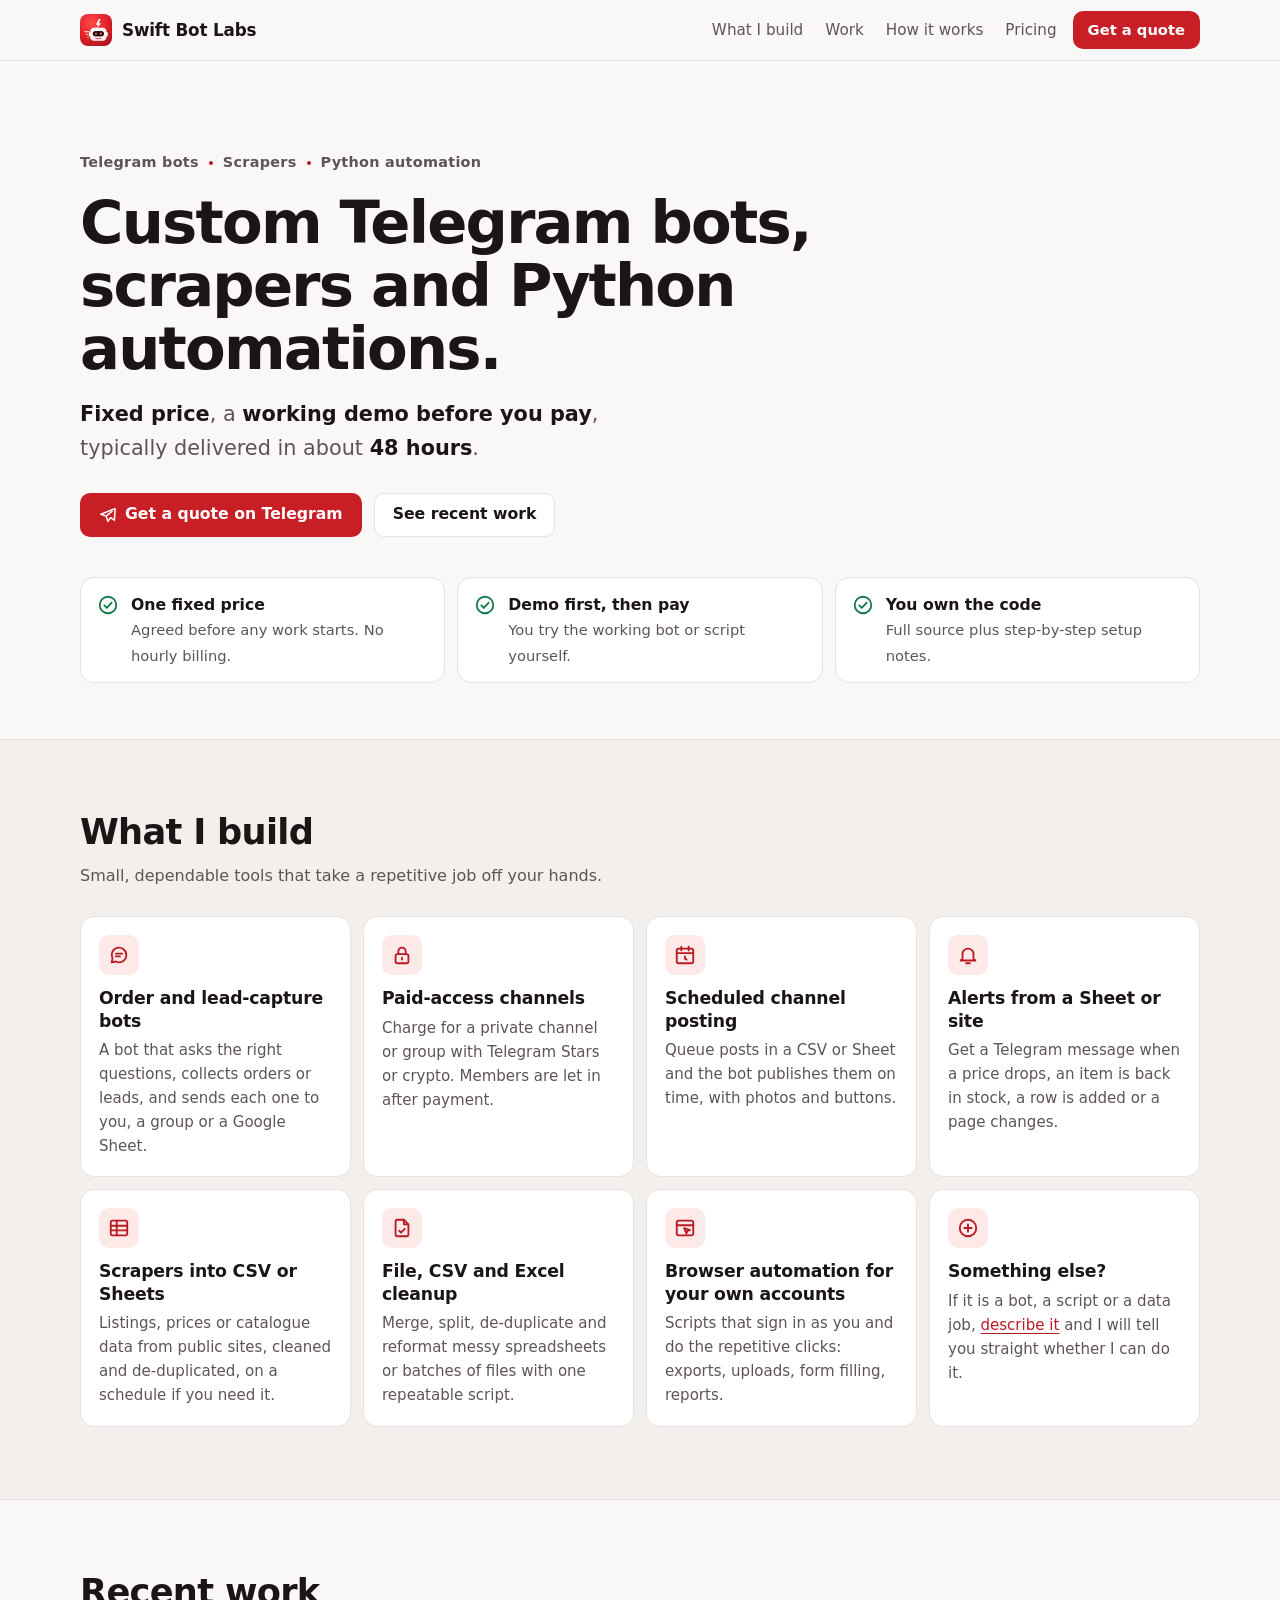
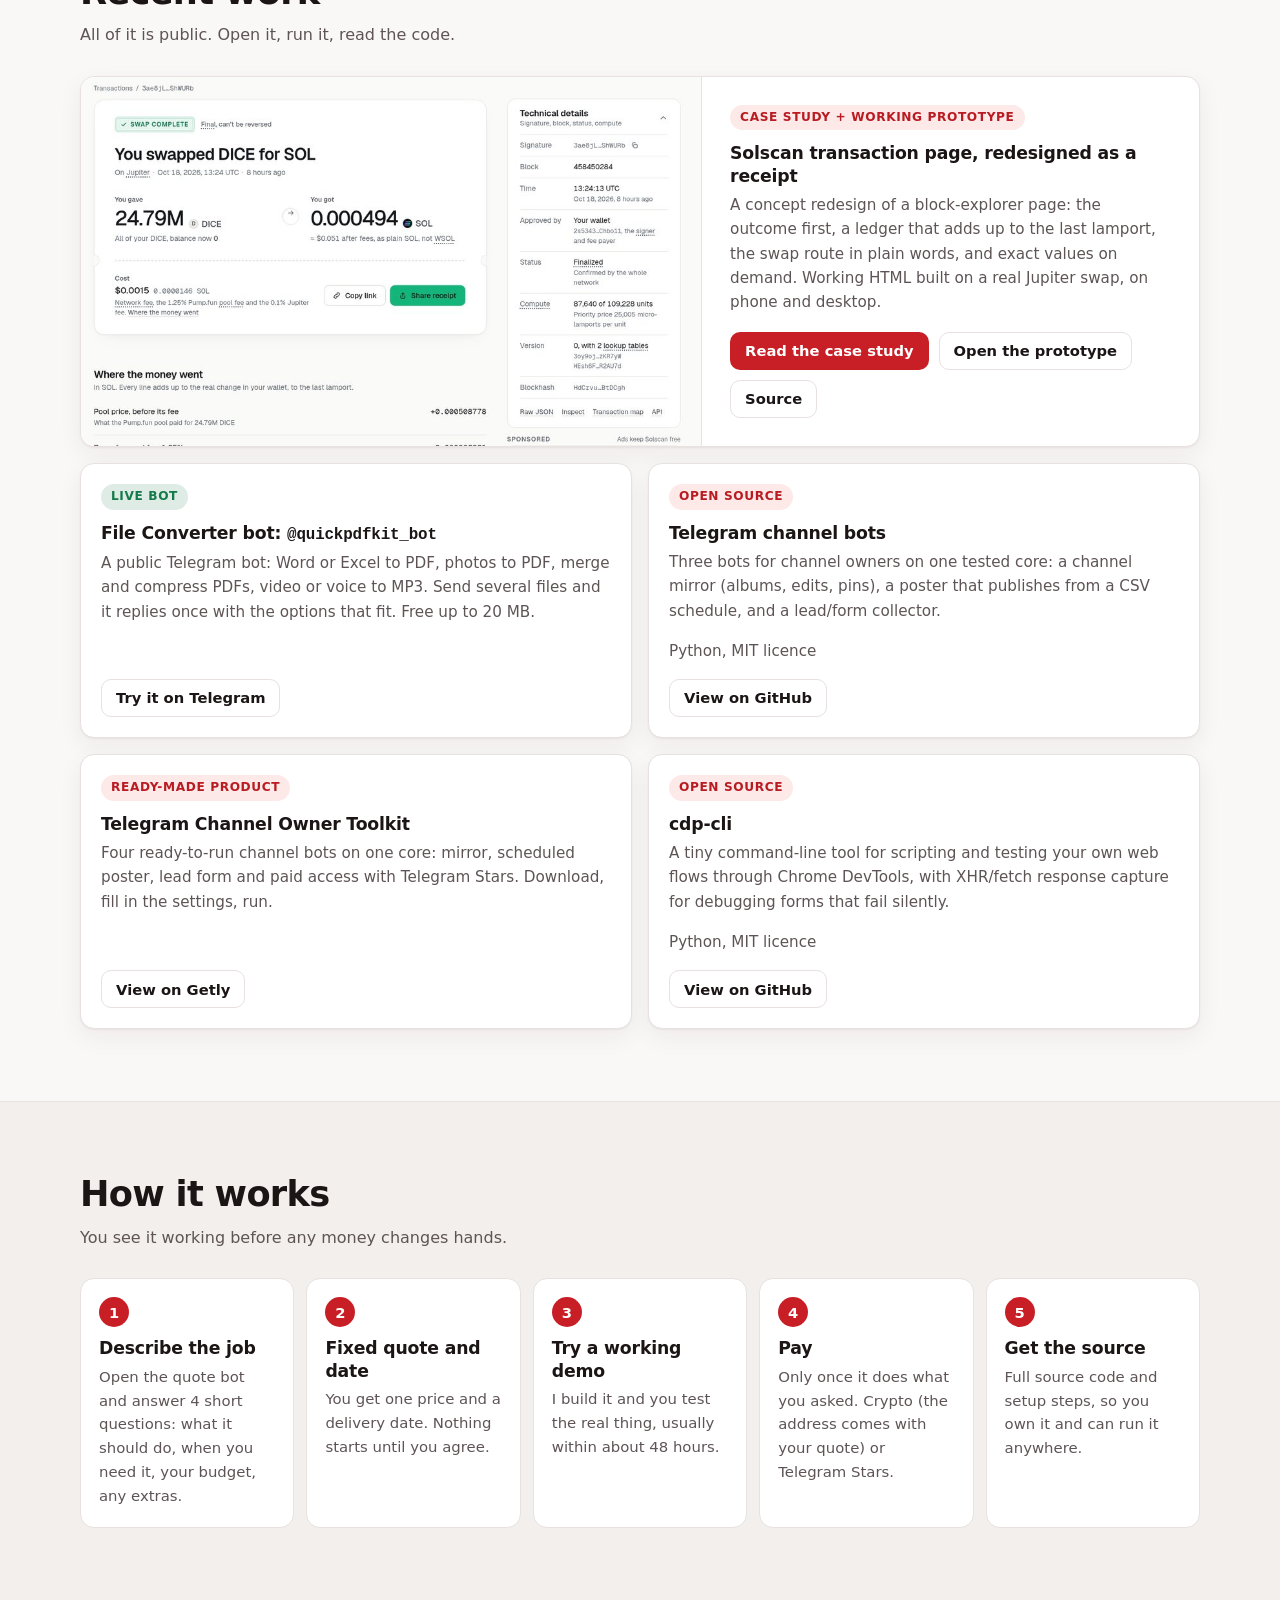
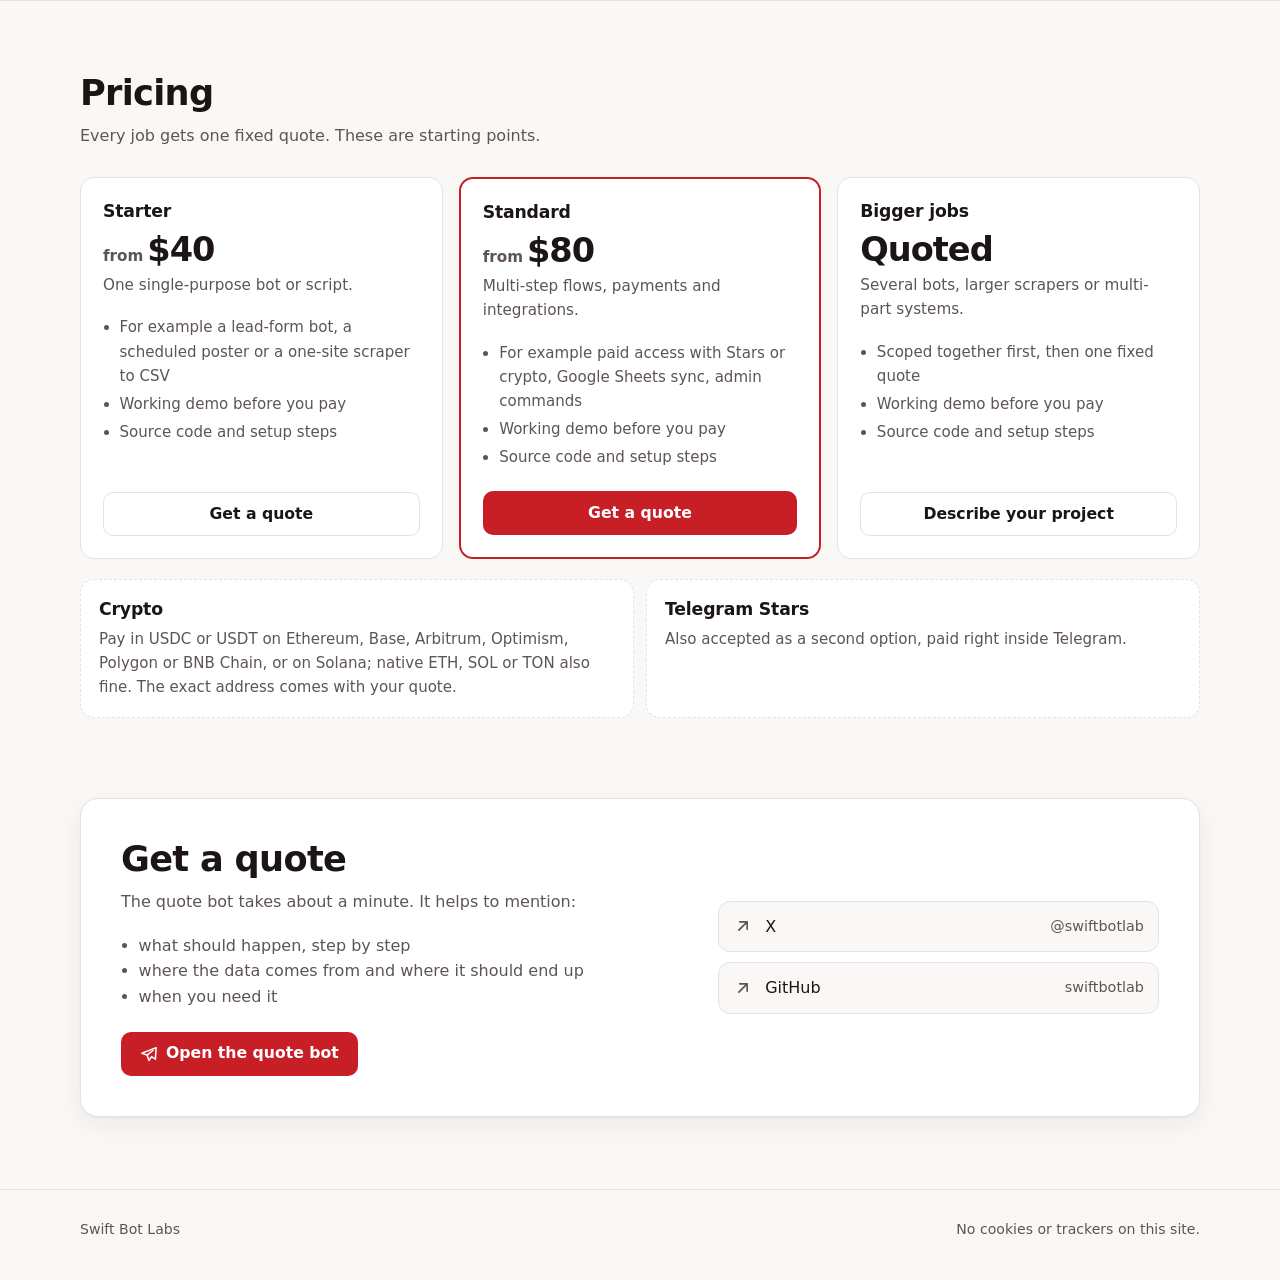
<file: index.html>
<!doctype html>
<html lang="en">
<head>
<meta charset="utf-8">
<meta name="viewport" content="width=device-width, initial-scale=1">
<meta http-equiv="Content-Security-Policy" content="default-src 'none'; img-src 'self'; style-src 'self'; base-uri 'none'; form-action 'none'">
<meta name="referrer" content="strict-origin-when-cross-origin">
<title>Swift Bot Labs: custom Telegram bots, scrapers and Python automation</title>
<meta name="description" content="Custom Telegram bots, scrapers and Python automations. Fixed price, a working demo before you pay, typically delivered in about 48 hours.">
<link rel="canonical" href="https://swiftbotlab.github.io/">
<meta name="color-scheme" content="light dark">
<meta name="theme-color" content="#faf8f7" media="(prefers-color-scheme: light)">
<meta name="theme-color" content="#121011" media="(prefers-color-scheme: dark)">
<meta property="og:type" content="website">
<meta property="og:site_name" content="Swift Bot Labs">
<meta property="og:title" content="Swift Bot Labs: custom Telegram bots, scrapers and Python automation">
<meta property="og:description" content="Fixed price, a working demo before you pay, typically delivered in about 48 hours.">
<meta property="og:url" content="https://swiftbotlab.github.io/">
<meta property="og:image" content="https://swiftbotlab.github.io/assets/og.png">
<meta property="og:image:width" content="1200">
<meta property="og:image:height" content="630">
<meta name="twitter:card" content="summary_large_image">
<meta name="twitter:site" content="@swiftbotlab">
<link rel="icon" href="favicon.svg" type="image/svg+xml">
<link rel="icon" href="assets/favicon-32.png" type="image/png" sizes="32x32">
<link rel="apple-touch-icon" href="apple-touch-icon.png">
<link rel="stylesheet" href="styles.css">
</head>
<body>
<a class="skip" href="#main">Skip to content</a>

<header class="site-header">
  <div class="wrap">
    <a class="brand" href="#top" aria-label="Swift Bot Labs, back to top">
      <img src="assets/logo-128.png" width="32" height="32" alt="">
      Swift Bot Labs
    </a>
    <nav class="nav" aria-label="Sections">
      <a href="#build">What I build</a>
      <a href="#work">Work</a>
      <a href="#process">How it works</a>
      <a href="#pricing">Pricing</a>
    </nav>
    <a class="btn btn-primary btn-sm" href="https://t.me/SwiftBotLabsBot?start=quote">Get a quote</a>
  </div>
</header>

<main id="main">
  <div id="top"></div>

  <section class="hero" aria-labelledby="hero-title">
    <div class="wrap">
      <p class="eyebrow"><span>Telegram bots</span><span class="dot" aria-hidden="true"></span><span>Scrapers</span><span class="dot" aria-hidden="true"></span><span>Python automation</span></p>
      <h1 id="hero-title">Custom Telegram bots, scrapers and Python automations.</h1>
      <p class="lead"><strong>Fixed price</strong>, a <strong>working demo before you pay</strong>, typically delivered in about <strong>48 hours</strong>.</p>
      <div class="cta-row">
        <a class="btn btn-primary" href="https://t.me/SwiftBotLabsBot?start=quote">
          <svg viewBox="0 0 24 24" fill="none" stroke="currentColor" stroke-width="2" stroke-linecap="round" stroke-linejoin="round" aria-hidden="true"><path d="M21.5 3.5 2.5 11l7 2.5 2.5 7 3.5-5 5 3.5z"/><path d="m9.5 13.5 8-6.5"/></svg>
          Get a quote on Telegram
        </a>
        <a class="btn btn-ghost" href="#work">See recent work</a>
      </div>
      <ul class="promises">
        <li>
          <svg viewBox="0 0 24 24" fill="none" stroke="currentColor" stroke-width="2" stroke-linecap="round" stroke-linejoin="round" aria-hidden="true"><circle cx="12" cy="12" r="9"/><path d="m8 12.5 2.7 2.7L16 9.5"/></svg>
          <div><b>One fixed price</b><span>Agreed before any work starts. No hourly billing.</span></div>
        </li>
        <li>
          <svg viewBox="0 0 24 24" fill="none" stroke="currentColor" stroke-width="2" stroke-linecap="round" stroke-linejoin="round" aria-hidden="true"><circle cx="12" cy="12" r="9"/><path d="m8 12.5 2.7 2.7L16 9.5"/></svg>
          <div><b>Demo first, then pay</b><span>You try the working bot or script yourself.</span></div>
        </li>
        <li>
          <svg viewBox="0 0 24 24" fill="none" stroke="currentColor" stroke-width="2" stroke-linecap="round" stroke-linejoin="round" aria-hidden="true"><circle cx="12" cy="12" r="9"/><path d="m8 12.5 2.7 2.7L16 9.5"/></svg>
          <div><b>You own the code</b><span>Full source plus step-by-step setup notes.</span></div>
        </li>
      </ul>
    </div>
  </section>

  <section id="build" class="alt" aria-labelledby="build-title">
    <div class="wrap">
      <div class="section-head">
        <h2 id="build-title">What I build</h2>
        <p>Small, dependable tools that take a repetitive job off your hands.</p>
      </div>
      <ul class="build-grid">
        <li>
          <div class="icon"><svg viewBox="0 0 24 24" fill="none" stroke="currentColor" stroke-width="2" stroke-linecap="round" stroke-linejoin="round" aria-hidden="true"><path d="M20 12a8 8 0 0 1-11.7 7.1L4 20l1-4.1A8 8 0 1 1 20 12z"/><path d="M8.5 10.5h7M8.5 13.5h4.5"/></svg></div>
          <h3>Order and lead-capture bots</h3>
          <p>A bot that asks the right questions, collects orders or leads, and sends each one to you, a group or a Google Sheet.</p>
        </li>
        <li>
          <div class="icon"><svg viewBox="0 0 24 24" fill="none" stroke="currentColor" stroke-width="2" stroke-linecap="round" stroke-linejoin="round" aria-hidden="true"><rect x="5" y="11" width="14" height="10" rx="2"/><path d="M8 11V8a4 4 0 0 1 8 0v3"/><path d="M12 15v2"/></svg></div>
          <h3>Paid-access channels</h3>
          <p>Charge for a private channel or group with Telegram Stars or crypto. Members are let in after payment.</p>
        </li>
        <li>
          <div class="icon"><svg viewBox="0 0 24 24" fill="none" stroke="currentColor" stroke-width="2" stroke-linecap="round" stroke-linejoin="round" aria-hidden="true"><rect x="3" y="5" width="18" height="16" rx="2"/><path d="M3 10h18M8 3v4M16 3v4"/><path d="M12 13.5V16l1.8 1"/></svg></div>
          <h3>Scheduled channel posting</h3>
          <p>Queue posts in a CSV or Sheet and the bot publishes them on time, with photos and buttons.</p>
        </li>
        <li>
          <div class="icon"><svg viewBox="0 0 24 24" fill="none" stroke="currentColor" stroke-width="2" stroke-linecap="round" stroke-linejoin="round" aria-hidden="true"><path d="M6 16v-5a6 6 0 1 1 12 0v5l2 2H4z"/><path d="M10 21h4"/></svg></div>
          <h3>Alerts from a Sheet or site</h3>
          <p>Get a Telegram message when a price drops, an item is back in stock, a row is added or a page changes.</p>
        </li>
        <li>
          <div class="icon"><svg viewBox="0 0 24 24" fill="none" stroke="currentColor" stroke-width="2" stroke-linecap="round" stroke-linejoin="round" aria-hidden="true"><rect x="3" y="4" width="18" height="16" rx="2"/><path d="M3 9.5h18M3 14.5h18M9.5 4v16"/></svg></div>
          <h3>Scrapers into CSV or Sheets</h3>
          <p>Listings, prices or catalogue data from public sites, cleaned and de-duplicated, on a schedule if you need it.</p>
        </li>
        <li>
          <div class="icon"><svg viewBox="0 0 24 24" fill="none" stroke="currentColor" stroke-width="2" stroke-linecap="round" stroke-linejoin="round" aria-hidden="true"><path d="M14 3H7a2 2 0 0 0-2 2v14a2 2 0 0 0 2 2h10a2 2 0 0 0 2-2V8z"/><path d="M14 3v5h5"/><path d="m9 15 2 2 4-4"/></svg></div>
          <h3>File, CSV and Excel cleanup</h3>
          <p>Merge, split, de-duplicate and reformat messy spreadsheets or batches of files with one repeatable script.</p>
        </li>
        <li>
          <div class="icon"><svg viewBox="0 0 24 24" fill="none" stroke="currentColor" stroke-width="2" stroke-linecap="round" stroke-linejoin="round" aria-hidden="true"><rect x="3" y="4" width="18" height="16" rx="2"/><path d="M3 9h18"/><path d="m11 12 6.5 2.2-2.9 1-1 2.9z"/></svg></div>
          <h3>Browser automation for your own accounts</h3>
          <p>Scripts that sign in as you and do the repetitive clicks: exports, uploads, form filling, reports.</p>
        </li>
        <li>
          <div class="icon"><svg viewBox="0 0 24 24" fill="none" stroke="currentColor" stroke-width="2" stroke-linecap="round" stroke-linejoin="round" aria-hidden="true"><circle cx="12" cy="12" r="9"/><path d="M12 8v8M8 12h8"/></svg></div>
          <h3>Something else?</h3>
          <p>If it is a bot, a script or a data job, <a href="https://t.me/SwiftBotLabsBot?start=quote">describe it</a> and I will tell you straight whether I can do it.</p>
        </li>
      </ul>
    </div>
  </section>

  <section id="work" aria-labelledby="work-title">
    <div class="wrap">
      <div class="section-head">
        <h2 id="work-title">Recent work</h2>
        <p>All of it is public. Open it, run it, read the code.</p>
      </div>
      <div class="work-grid">
        <article class="card feature">
          <a class="shot" href="https://swiftbotlab.github.io/solscan-receipt-redesign/prototype.html" aria-label="Open the Solscan redesign prototype">
            <picture>
              <source srcset="assets/work-solscan-dark.jpg" media="(prefers-color-scheme: dark)">
              <img src="assets/work-solscan.jpg" width="960" height="572" decoding="async" alt="Prototype screen: a Solana swap shown as a receipt, with what you gave, what you got, the cost, and technical details in a side panel.">
            </picture>
          </a>
          <div class="body">
            <span class="tag">Case study + working prototype</span>
            <h3>Solscan transaction page, redesigned as a receipt</h3>
            <p>A concept redesign of a block-explorer page: the outcome first, a ledger that adds up to the last lamport, the swap route in plain words, and exact values on demand. Working HTML built on a real Jupiter swap, on phone and desktop.</p>
            <div class="links">
              <a class="btn btn-primary btn-sm" href="https://swiftbotlab.github.io/solscan-receipt-redesign/">Read the case study</a>
              <a class="btn btn-ghost btn-sm" href="https://swiftbotlab.github.io/solscan-receipt-redesign/prototype.html">Open the prototype</a>
              <a class="btn btn-ghost btn-sm" href="https://github.com/swiftbotlab/solscan-receipt-redesign">Source</a>
            </div>
          </div>
        </article>

        <article class="card">
          <span class="tag live">Live bot</span>
          <h3>File Converter bot: <span class="mono">@quickpdfkit_bot</span></h3>
          <p>A public Telegram bot: Word or Excel to PDF, photos to PDF, merge and compress PDFs, video or voice to MP3. Send several files and it replies once with the options that fit. Free up to 20 MB.</p>
          <div class="links">
            <a class="btn btn-ghost btn-sm" href="https://t.me/quickpdfkit_bot">Try it on Telegram</a>
          </div>
        </article>

        <article class="card">
          <span class="tag">Open source</span>
          <h3>Telegram channel bots</h3>
          <p>Three bots for channel owners on one tested core: a channel mirror (albums, edits, pins), a poster that publishes from a CSV schedule, and a lead/form collector.</p>
          <p class="meta">Python, MIT licence</p>
          <div class="links">
            <a class="btn btn-ghost btn-sm" href="https://github.com/swiftbotlab/telegram-channel-bots">View on GitHub</a>
          </div>
        </article>

        <article class="card">
          <span class="tag">Ready-made product</span>
          <h3>Telegram Channel Owner Toolkit</h3>
          <p>Four ready-to-run channel bots on one core: mirror, scheduled poster, lead form and paid access with Telegram Stars. Download, fill in the settings, run.</p>
          <div class="links">
            <a class="btn btn-ghost btn-sm" href="https://www.getly.store/product/telegram-channel-owner-toolkit-4-bots-mirror-scheduled-poster-lead-form-stars-pa">View on Getly</a>
          </div>
        </article>

        <article class="card">
          <span class="tag">Open source</span>
          <h3>cdp-cli</h3>
          <p>A tiny command-line tool for scripting and testing your own web flows through Chrome DevTools, with XHR/fetch response capture for debugging forms that fail silently.</p>
          <p class="meta">Python, MIT licence</p>
          <div class="links">
            <a class="btn btn-ghost btn-sm" href="https://github.com/swiftbotlab/cdp-cli">View on GitHub</a>
          </div>
        </article>
      </div>
    </div>
  </section>

  <section id="process" class="alt" aria-labelledby="process-title">
    <div class="wrap">
      <div class="section-head">
        <h2 id="process-title">How it works</h2>
        <p>You see it working before any money changes hands.</p>
      </div>
      <ol class="steps">
        <li><h3>Describe the job</h3><p>Open the quote bot and answer 4 short questions: what it should do, when you need it, your budget, any extras.</p></li>
        <li><h3>Fixed quote and date</h3><p>You get one price and a delivery date. Nothing starts until you agree.</p></li>
        <li><h3>Try a working demo</h3><p>I build it and you test the real thing, usually within about 48 hours.</p></li>
        <li><h3>Pay</h3><p>Only once it does what you asked. Crypto (the address comes with your quote) or Telegram Stars.</p></li>
        <li><h3>Get the source</h3><p>Full source code and setup steps, so you own it and can run it anywhere.</p></li>
      </ol>
    </div>
  </section>

  <section id="pricing" aria-labelledby="pricing-title">
    <div class="wrap">
      <div class="section-head">
        <h2 id="pricing-title">Pricing</h2>
        <p>Every job gets one fixed quote. These are starting points.</p>
      </div>
      <div class="price-grid">
        <div class="price">
          <h3>Starter</h3>
          <p class="amount"><small>from</small>$40</p>
          <p class="sub">One single-purpose bot or script.</p>
          <ul>
            <li>For example a lead-form bot, a scheduled poster or a one-site scraper to CSV</li>
            <li>Working demo before you pay</li>
            <li>Source code and setup steps</li>
          </ul>
          <a class="btn btn-ghost" href="https://t.me/SwiftBotLabsBot?start=quote">Get a quote</a>
        </div>
        <div class="price popular">
          <h3>Standard</h3>
          <p class="amount"><small>from</small>$80</p>
          <p class="sub">Multi-step flows, payments and integrations.</p>
          <ul>
            <li>For example paid access with Stars or crypto, Google Sheets sync, admin commands</li>
            <li>Working demo before you pay</li>
            <li>Source code and setup steps</li>
          </ul>
          <a class="btn btn-primary" href="https://t.me/SwiftBotLabsBot?start=quote">Get a quote</a>
        </div>
        <div class="price">
          <h3>Bigger jobs</h3>
          <p class="amount">Quoted</p>
          <p class="sub">Several bots, larger scrapers or multi-part systems.</p>
          <ul>
            <li>Scoped together first, then one fixed quote</li>
            <li>Working demo before you pay</li>
            <li>Source code and setup steps</li>
          </ul>
          <a class="btn btn-ghost" href="https://t.me/SwiftBotLabsBot?start=quote">Describe your project</a>
        </div>
      </div>
      <div class="pay">
        <div>
          <h3>Crypto</h3>
          <p>Pay in USDC or USDT on Ethereum, Base, Arbitrum, Optimism, Polygon or BNB Chain, or on Solana; native ETH, SOL or TON also fine. The exact address comes with your quote.</p>
        </div>
        <div>
          <h3>Telegram Stars</h3>
          <p>Also accepted as a second option, paid right inside Telegram.</p>
        </div>
      </div>
    </div>
  </section>

  <section id="contact" class="contact" aria-labelledby="contact-title">
    <div class="wrap">
      <div class="contact-box">
        <div>
          <h2 id="contact-title">Get a quote</h2>
          <p>The quote bot takes about a minute. It helps to mention:</p>
          <ul class="checklist">
            <li>what should happen, step by step</li>
            <li>where the data comes from and where it should end up</li>
            <li>when you need it</li>
          </ul>
          <a class="btn btn-primary" href="https://t.me/SwiftBotLabsBot?start=quote">
            <svg viewBox="0 0 24 24" fill="none" stroke="currentColor" stroke-width="2" stroke-linecap="round" stroke-linejoin="round" aria-hidden="true"><path d="M21.5 3.5 2.5 11l7 2.5 2.5 7 3.5-5 5 3.5z"/><path d="m9.5 13.5 8-6.5"/></svg>
            Open the quote bot
          </a>
        </div>
        <ul class="elsewhere" aria-label="Elsewhere">
          <li><a href="https://x.com/swiftbotlab"><svg viewBox="0 0 24 24" fill="none" stroke="currentColor" stroke-width="2" stroke-linecap="round" stroke-linejoin="round" aria-hidden="true"><path d="M7 17 17 7M8 7h9v9"/></svg>X<span>@swiftbotlab</span></a></li>
          <li><a href="https://github.com/swiftbotlab"><svg viewBox="0 0 24 24" fill="none" stroke="currentColor" stroke-width="2" stroke-linecap="round" stroke-linejoin="round" aria-hidden="true"><path d="M7 17 17 7M8 7h9v9"/></svg>GitHub<span>swiftbotlab</span></a></li>
        </ul>
      </div>
    </div>
  </section>
</main>

<footer class="site-footer">
  <div class="wrap">
    <span>Swift Bot Labs</span>
    <span>No cookies or trackers on this site.</span>
  </div>
</footer>
</body>
</html>
</file>
<file: styles.css>
/* Swift Bot Labs - static site, no JS, system fonts only */
:root {
  color-scheme: light dark;
  --bg: #faf8f7;
  --surface: #ffffff;
  --surface-2: #f3efed;
  --text: #1c1516;
  --muted: #5e5455;
  --border: #e7e1df;
  --accent: #c81e26;
  --accent-text: #b81b22;
  --accent-soft: #fde9e8;
  --on-accent: #ffffff;
  --ok: #157a4a;
  --shadow: 0 1px 2px rgba(40, 10, 12, .05), 0 8px 24px rgba(40, 10, 12, .06);
  --radius: 14px;
  --maxw: 1120px;
  --gutter: 16px;
}
@media (prefers-color-scheme: dark) {
  :root:not([data-theme="light"]) {
    --bg: #121011;
    --surface: #1b1718;
    --surface-2: #241f20;
    --text: #f4efef;
    --muted: #b6abab;
    --border: #322b2c;
    --accent: #d8232b;
    --accent-text: #ff6b66;
    --accent-soft: #3a1a1c;
    --on-accent: #ffffff;
    --ok: #4cc58b;
    --shadow: 0 1px 2px rgba(0, 0, 0, .4), 0 8px 24px rgba(0, 0, 0, .35);
  }
}
:root[data-theme="dark"] {
  --bg: #121011;
  --surface: #1b1718;
  --surface-2: #241f20;
  --text: #f4efef;
  --muted: #b6abab;
  --border: #322b2c;
  --accent: #d8232b;
  --accent-text: #ff6b66;
  --accent-soft: #3a1a1c;
  --on-accent: #ffffff;
  --ok: #4cc58b;
  --shadow: 0 1px 2px rgba(0, 0, 0, .4), 0 8px 24px rgba(0, 0, 0, .35);
}

*, *::before, *::after { box-sizing: border-box; }
html { -webkit-text-size-adjust: 100%; scroll-behavior: smooth; }
@media (prefers-reduced-motion: reduce) { html { scroll-behavior: auto; } }
body {
  margin: 0;
  background: var(--bg);
  color: var(--text);
  font: 16px/1.6 system-ui, -apple-system, "Segoe UI", Roboto, "Helvetica Neue", Arial, "Noto Sans", sans-serif;
  overflow-wrap: break-word;
}
img { max-width: 100%; height: auto; display: block; }
a { color: var(--accent-text); text-underline-offset: 3px; }
a:hover { text-decoration-thickness: 2px; }
:focus-visible { outline: 3px solid var(--accent-text); outline-offset: 3px; border-radius: 6px; }
code, .mono { font-family: ui-monospace, SFMono-Regular, Menlo, Consolas, "Liberation Mono", monospace; font-size: .92em; }

.wrap { width: 100%; max-width: calc(var(--maxw) + 2 * var(--gutter)); margin: 0 auto; padding: 0 var(--gutter); }
@media (min-width: 720px) { :root { --gutter: 32px; } }

.skip { position: absolute; left: -9999px; top: 8px; background: var(--surface); padding: 8px 12px; z-index: 10; }
.skip:focus { left: 8px; }

/* Header */
.site-header { position: sticky; top: 0; z-index: 5; background: color-mix(in srgb, var(--bg) 88%, transparent);
  backdrop-filter: saturate(1.4) blur(10px); -webkit-backdrop-filter: saturate(1.4) blur(10px);
  border-bottom: 1px solid var(--border); }
.site-header .wrap { display: flex; align-items: center; gap: 16px; min-height: 60px; }
.brand { display: flex; align-items: center; gap: 10px; color: var(--text); text-decoration: none; font-weight: 700;
  letter-spacing: -.01em; font-size: 1.05rem; margin-right: auto; white-space: nowrap; }
.brand img { width: 32px; height: 32px; border-radius: 8px; }
.nav { display: none; gap: 22px; }
.nav a { color: var(--muted); text-decoration: none; font-size: .95rem; }
.nav a:hover { color: var(--text); }
@media (min-width: 860px) { .nav { display: flex; } }

/* Buttons */
.btn { display: inline-flex; align-items: center; justify-content: center; gap: 8px; min-height: 44px; padding: 10px 18px;
  border-radius: 10px; font-weight: 600; font-size: .98rem; text-decoration: none; border: 1px solid transparent;
  line-height: 1.2; }
.btn svg { width: 18px; height: 18px; flex: none; }
.btn-primary { background: var(--accent); color: var(--on-accent); }
.btn-primary:hover { background: color-mix(in srgb, var(--accent) 88%, #000); }
.btn-ghost { background: var(--surface); color: var(--text); border-color: var(--border); }
.btn-ghost:hover { border-color: var(--muted); }
.btn-sm { min-height: 38px; padding: 8px 14px; font-size: .92rem; }

/* Hero */
.hero { padding: 56px 0 40px; }
.eyebrow { display: inline-flex; flex-wrap: wrap; gap: 6px 10px; align-items: center; margin: 0 0 18px; color: var(--muted);
  font-size: .9rem; font-weight: 600; letter-spacing: .02em; }
.eyebrow .dot { width: 4px; height: 4px; border-radius: 50%; background: var(--accent-text); }
h1 { font-size: clamp(2.05rem, 1.2rem + 4.2vw, 3.7rem); line-height: 1.06; letter-spacing: -.03em; margin: 0 0 18px; max-width: 18ch; }
.lead { font-size: clamp(1.08rem, 1rem + .5vw, 1.3rem); color: var(--muted); max-width: 40ch; margin: 0 0 28px; }
.lead strong { color: var(--text); font-weight: 600; }
.cta-row { display: flex; flex-wrap: wrap; gap: 12px; }
.promises { list-style: none; margin: 40px 0 0; padding: 0; display: grid; gap: 12px; grid-template-columns: 1fr; }
.promises li { display: flex; gap: 12px; align-items: flex-start; background: var(--surface); border: 1px solid var(--border);
  border-radius: var(--radius); padding: 14px 16px; }
.promises svg { width: 22px; height: 22px; color: var(--ok); flex: none; margin-top: 2px; }
.promises b { display: block; font-size: .98rem; }
.promises span { color: var(--muted); font-size: .92rem; }
@media (min-width: 720px) { .hero { padding: 88px 0 56px; } .promises { grid-template-columns: repeat(3, 1fr); } }

/* Sections */
section { padding: 48px 0; }
@media (min-width: 720px) { section { padding: 72px 0; } }
.section-head { margin-bottom: 28px; max-width: 62ch; }
h2 { font-size: clamp(1.55rem, 1.2rem + 1.6vw, 2.2rem); line-height: 1.15; letter-spacing: -.02em; margin: 0 0 10px; }
.section-head p { margin: 0; color: var(--muted); }
h3 { font-size: 1.08rem; line-height: 1.3; margin: 0 0 6px; letter-spacing: -.01em; }
.alt { background: var(--surface-2); border-top: 1px solid var(--border); border-bottom: 1px solid var(--border); }

/* What I build */
.build-grid { list-style: none; margin: 0; padding: 0; display: grid; gap: 12px; grid-template-columns: 1fr; }
@media (min-width: 640px) { .build-grid { grid-template-columns: repeat(2, 1fr); } }
@media (min-width: 1000px) { .build-grid { grid-template-columns: repeat(4, 1fr); } }
.build-grid li { background: var(--surface); border: 1px solid var(--border); border-radius: var(--radius); padding: 18px; }
.build-grid p { margin: 0; color: var(--muted); font-size: .94rem; }
.icon { width: 40px; height: 40px; border-radius: 10px; display: grid; place-items: center; background: var(--accent-soft);
  color: var(--accent-text); margin-bottom: 12px; }
.icon svg { width: 22px; height: 22px; }

/* Work */
.work-grid { display: grid; gap: 16px; grid-template-columns: 1fr; }
@media (min-width: 760px) { .work-grid { grid-template-columns: repeat(2, 1fr); } }
.card { background: var(--surface); border: 1px solid var(--border); border-radius: var(--radius); box-shadow: var(--shadow);
  padding: 20px; display: flex; flex-direction: column; }
.card p { margin: 0 0 16px; color: var(--muted); font-size: .95rem; }
.card .links { margin-top: auto; display: flex; flex-wrap: wrap; gap: 10px; }
.tag { display: inline-block; align-self: flex-start; font-size: .76rem; font-weight: 700; letter-spacing: .05em; text-transform: uppercase;
  color: var(--accent-text); background: var(--accent-soft); border-radius: 999px; padding: 3px 10px; margin-bottom: 12px; }
.tag.live { color: var(--ok); background: color-mix(in srgb, var(--ok) 14%, transparent); }
.meta { font-size: .85rem; color: var(--muted); margin: -8px 0 16px; }
.card.feature { padding: 0; overflow: hidden; }
.card.feature .shot { display: block; border-bottom: 1px solid var(--border); background: var(--surface-2); aspect-ratio: 960 / 520; overflow: hidden; }
.card.feature .shot picture { display: block; width: 100%; height: 100%; }
.card.feature .shot img { width: 100%; height: 100%; object-fit: cover; object-position: top left; }
.card.feature .body { padding: 20px; display: flex; flex-direction: column; flex: 1; }
@media (min-width: 760px) {
  .card.feature { grid-column: 1 / -1; display: grid; grid-template-columns: 1.25fr 1fr; }
  .card.feature .shot { border-bottom: 0; border-right: 1px solid var(--border); aspect-ratio: auto; min-height: 100%; }
  .card.feature .body { padding: 28px; }
}

/* Steps */
.steps { list-style: none; counter-reset: s; margin: 0; padding: 0; display: grid; gap: 12px; grid-template-columns: 1fr; }
@media (min-width: 900px) { .steps { grid-template-columns: repeat(5, 1fr); } }
.steps li { counter-increment: s; background: var(--surface); border: 1px solid var(--border); border-radius: var(--radius);
  padding: 18px; position: relative; }
.steps li::before { content: counter(s); display: grid; place-items: center; width: 30px; height: 30px; border-radius: 50%;
  background: var(--accent); color: var(--on-accent); font-weight: 700; font-size: .92rem; margin-bottom: 10px; }
.steps p { margin: 0; color: var(--muted); font-size: .93rem; }

/* Pricing */
.price-grid { display: grid; gap: 16px; grid-template-columns: 1fr; }
@media (min-width: 860px) { .price-grid { grid-template-columns: repeat(3, 1fr); } }
.price { background: var(--surface); border: 1px solid var(--border); border-radius: var(--radius); padding: 22px; display: flex; flex-direction: column; }
.price.popular { border: 2px solid var(--accent); }
.price .amount { font-size: 2.1rem; font-weight: 800; letter-spacing: -.03em; line-height: 1.1; margin: 4px 0 4px; }
.price .amount small { font-size: .95rem; font-weight: 600; color: var(--muted); letter-spacing: 0; margin-right: 4px; }
.price .sub { color: var(--muted); margin: 0 0 14px; font-size: .95rem; }
.price ul { margin: 0 0 18px; padding-left: 1.1em; color: var(--muted); font-size: .94rem; }
.price li { margin: 4px 0; }
.price .btn { margin-top: auto; }

.pay { margin-top: 20px; display: grid; gap: 12px; grid-template-columns: 1fr; }
@media (min-width: 760px) { .pay { grid-template-columns: repeat(2, 1fr); } }
.pay > div { background: var(--surface); border: 1px dashed var(--border); border-radius: var(--radius); padding: 18px; }
.pay p { margin: 0; color: var(--muted); font-size: .94rem; }

/* Contact */
.contact { text-align: left; }
.contact-box { background: var(--surface); border: 1px solid var(--border); border-radius: calc(var(--radius) + 4px); box-shadow: var(--shadow);
  padding: 28px 20px; display: grid; gap: 24px; }
@media (min-width: 860px) { .contact-box { grid-template-columns: 1.3fr 1fr; padding: 40px; align-items: center; } }
.contact-box p { color: var(--muted); margin: 0 0 18px; max-width: 52ch; }
.checklist { margin: 0 0 22px; padding-left: 1.1em; color: var(--muted); }
.elsewhere { list-style: none; margin: 0; padding: 0; display: grid; gap: 10px; }
.elsewhere a { display: flex; align-items: center; gap: 12px; padding: 12px 14px; border: 1px solid var(--border); border-radius: 12px;
  color: var(--text); text-decoration: none; background: var(--bg); min-height: 48px; }
.elsewhere a:hover { border-color: var(--muted); }
.elsewhere svg { width: 20px; height: 20px; flex: none; color: var(--muted); }
.elsewhere span { color: var(--muted); font-size: .9rem; margin-left: auto; }

/* Footer */
.site-footer { padding: 28px 0 40px; color: var(--muted); font-size: .88rem; border-top: 1px solid var(--border); }
.site-footer .wrap { display: flex; flex-wrap: wrap; gap: 8px 20px; justify-content: space-between; }
.site-footer a { color: var(--muted); }

/* Small-screen refinements */
.contact { padding-top: 8px; }
@media (max-width: 479px) {
  .eyebrow { font-size: .8rem; gap: 4px 8px; letter-spacing: 0; }
  .cta-row .btn { flex: 1 1 100%; }
  .card .links .btn { flex: 1 1 auto; }
}
@media (max-width: 639px) {
  .build-grid li { display: grid; grid-template-columns: 40px 1fr; column-gap: 14px; padding: 16px; }
  .build-grid li .icon { grid-row: 1 / span 2; margin: 2px 0 0; }
  .build-grid li h3, .build-grid li p { grid-column: 2; }
}
@media (max-width: 899px) {
  .steps li { display: grid; grid-template-columns: 30px 1fr; column-gap: 14px; padding: 16px; }
  .steps li::before { grid-row: 1 / span 2; margin: 0; }
  .steps li h3, .steps li p { grid-column: 2; }
}
</file>
